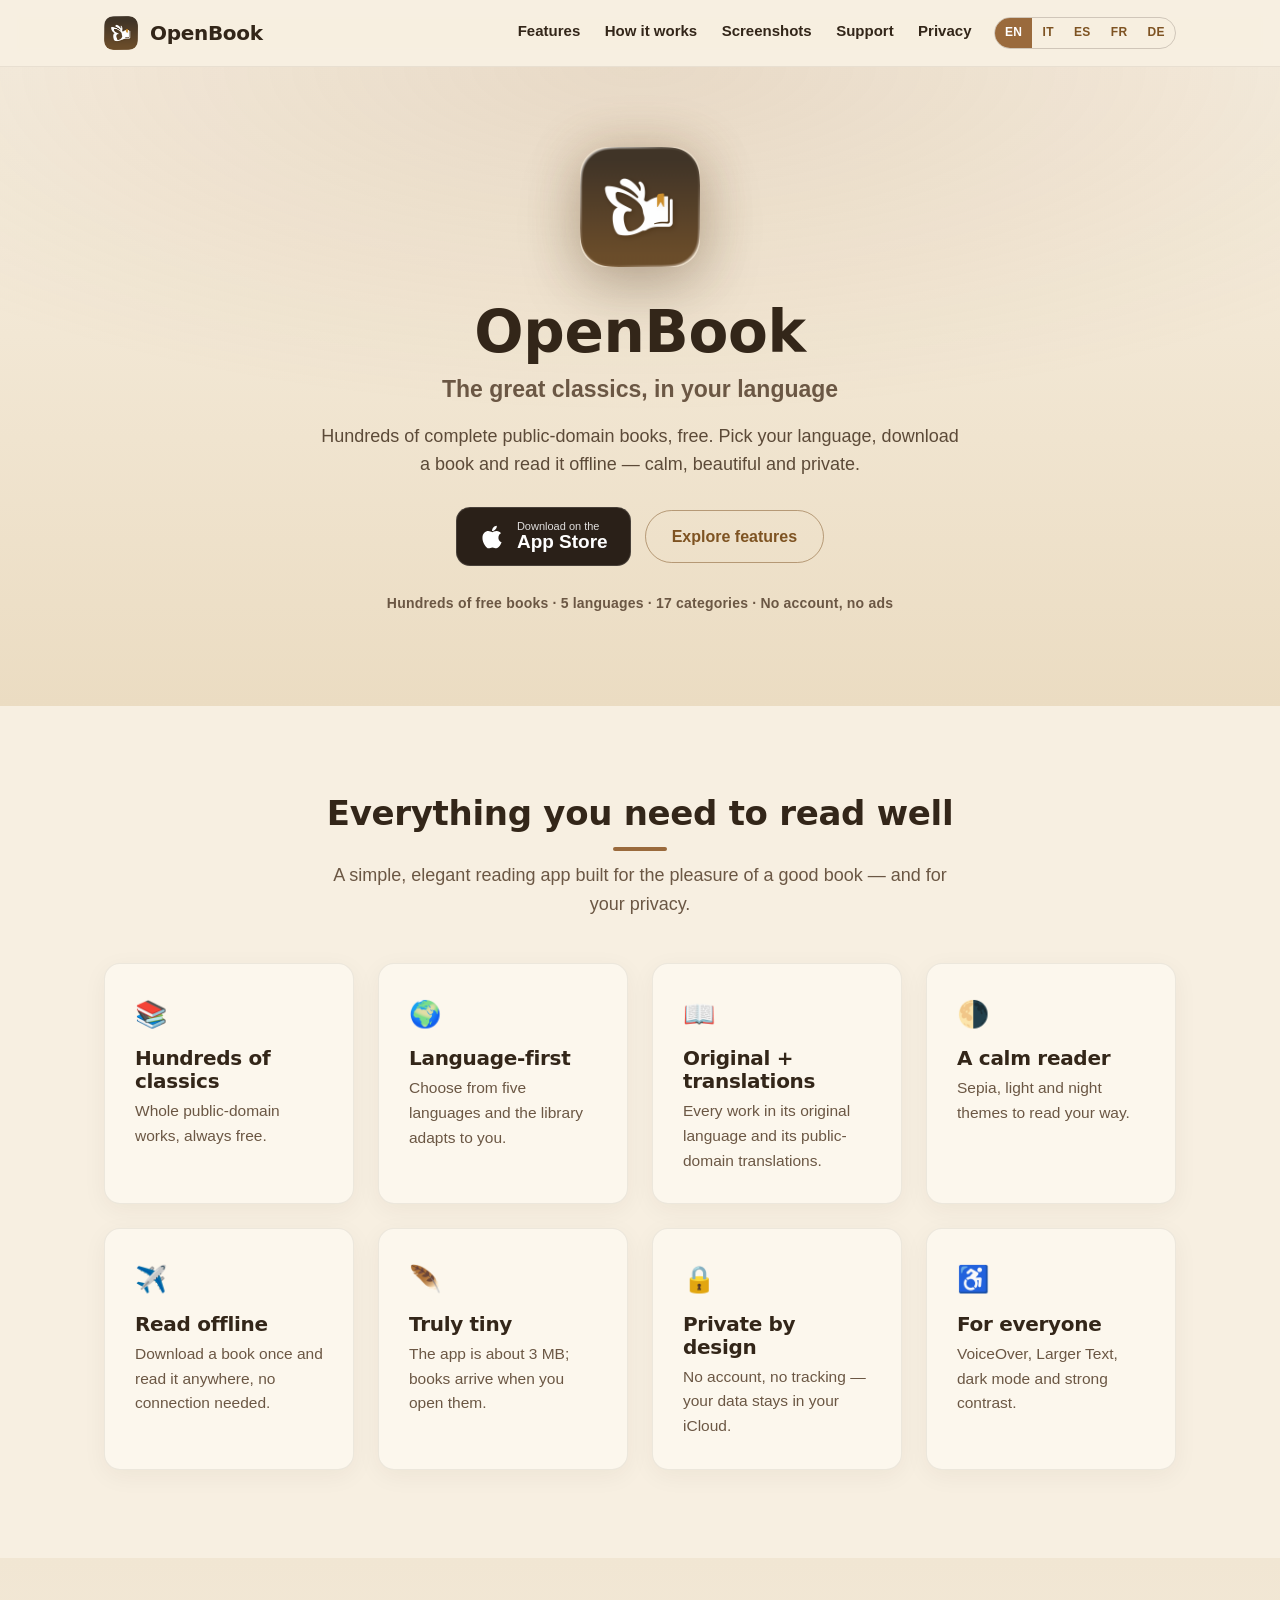
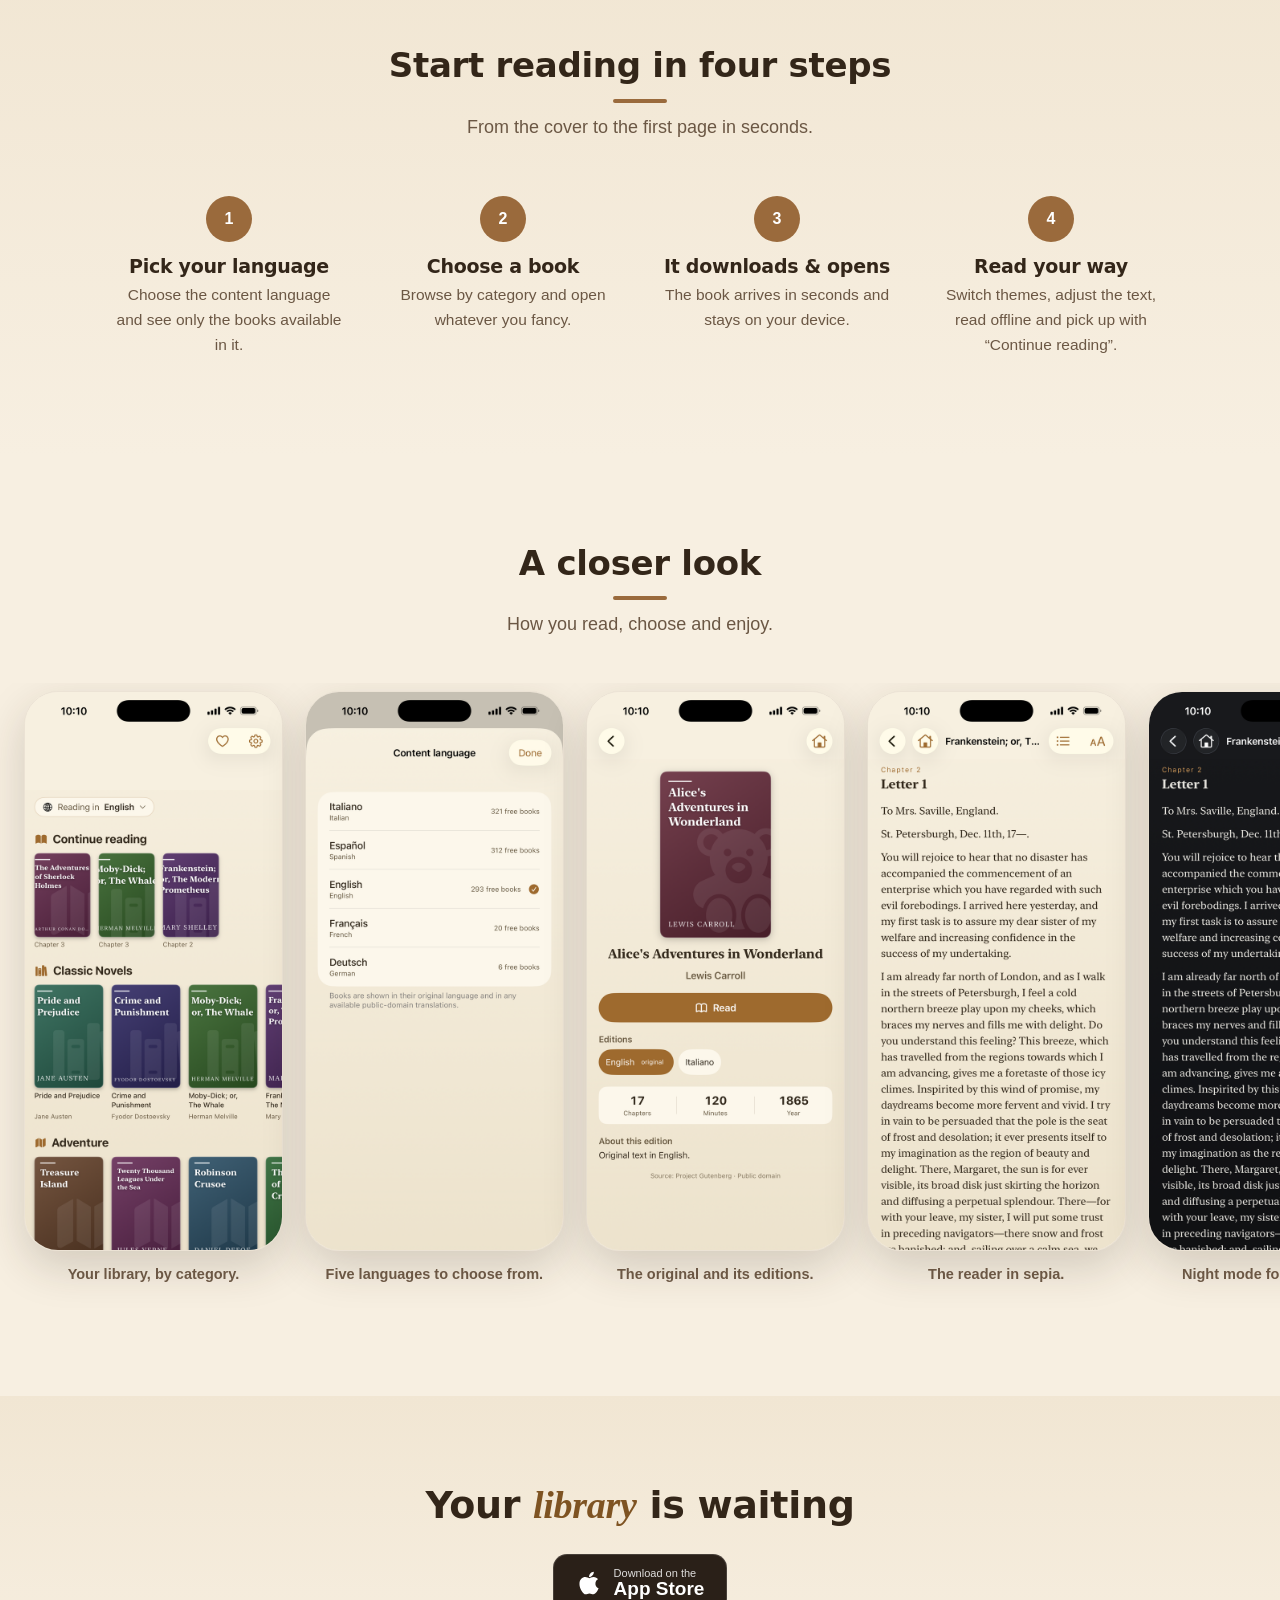
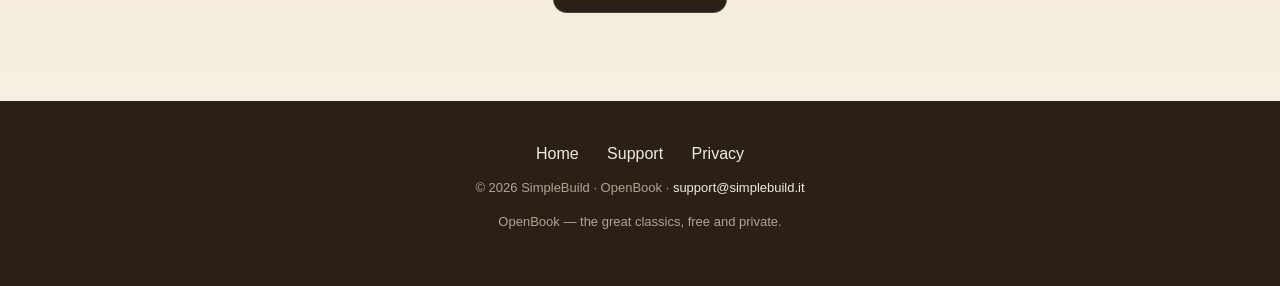
<file: index.html>
<!DOCTYPE html>
<html>
<head>
  <meta charset="UTF-8">
  <meta name="viewport" content="width=device-width, initial-scale=1.0">
  <script>
    (function () {
      var q = (location.search.match(/[?&]lang=(en|it|es|fr|de)/) || [])[1];
      var saved; try { saved = localStorage.getItem('openbook-lang'); } catch (e) {}
      var nav = (navigator.language || 'en').slice(0,2).toLowerCase();
      var supported = ['en', 'it', 'es', 'fr', 'de'];
      var lang = q || saved || (supported.indexOf(nav) >= 0 ? nav : 'en');
      document.documentElement.classList.add('lang-' + lang);
      document.documentElement.setAttribute('lang', lang);
    })();
  </script>
  <title>OpenBook — Read the world&#x27;s classics, free</title>
  <meta name="description" content="OpenBook is a free reading app for hundreds of public-domain classics in 5 languages. Language-first library, offline reading, no account, no tracking.">
  <link rel="stylesheet" href="style.css">
  <link rel="icon" href="images/icon.png">
</head>
<body>

  <header class="site-header">
    <div class="container">
      <a class="brand" href="index.html"><img src="images/icon.png" alt="OpenBook"> OpenBook</a>
      <nav class="nav">
        <a href="#features"><span data-lang="en">Features</span><span data-lang="it">Funzioni</span><span data-lang="es">Funciones</span><span data-lang="fr">Fonctionnalités</span><span data-lang="de">Funktionen</span></a>
        <a href="#how"><span data-lang="en">How it works</span><span data-lang="it">Come funziona</span><span data-lang="es">Cómo funciona</span><span data-lang="fr">Comment ça marche</span><span data-lang="de">So funktioniert&#x27;s</span></a>
        <a href="#screens"><span data-lang="en">Screenshots</span><span data-lang="it">Anteprime</span><span data-lang="es">Capturas</span><span data-lang="fr">Captures</span><span data-lang="de">Screenshots</span></a>
        <a href="support.html"><span data-lang="en">Support</span><span data-lang="it">Supporto</span><span data-lang="es">Soporte</span><span data-lang="fr">Support</span><span data-lang="de">Support</span></a>
        <a href="privacy.html">Privacy</a>
        <span class="lang-toggle"><button data-set="en">EN</button><button data-set="it">IT</button><button data-set="es">ES</button><button data-set="fr">FR</button><button data-set="de">DE</button></span>
      </nav>
    </div>
  </header>

  <div class="hero">
    <img class="appicon" src="images/icon.png" alt="OpenBook app icon">
    <h1>OpenBook</h1>
    <p class="subtitle"><span data-lang="en">The great classics, in your language</span><span data-lang="it">I grandi classici, nella tua lingua</span><span data-lang="es">Los grandes clásicos, en tu idioma</span><span data-lang="fr">Grands classiques, libres et hors ligne</span><span data-lang="de">Weltliteratur, frei und offline lesen</span></p>
    <p class="promo"><span data-lang="en">Hundreds of complete public-domain books, free. Pick your language, download a book and read it offline — calm, beautiful and private.</span><span data-lang="it">Centinaia di libri di pubblico dominio, gratis. Scegli la lingua, scarica un libro e leggilo offline — con calma, in privato.</span><span data-lang="es">Cientos de obras de dominio público, completas y gratis. Elige tu idioma, descarga un libro y léelo sin conexión, con calma y en privado.</span><span data-lang="fr">Des centaines de chefs-d&#x27;œuvre du domaine public, dans une application calme et élégante. Gratuite, hors ligne, sans compte ni traçage — juste vous et de grands livres.</span><span data-lang="de">Hunderte vollständige Klassiker aus dem gemeinfreien Erbe der Welt – gratis, ohne Konto und ohne Werbung. Lies im Original oder in Übersetzung, online wie offline.</span></p>
    <div class="badges">
      <a class="appstore-btn" href="#" aria-label="Download on the App Store">
        <svg viewBox="0 0 384 512" aria-hidden="true"><path d="M318.7 268.7c-.2-36.7 16.4-64.4 50-84.8-18.8-26.9-47.2-41.7-84.7-44.6-35.5-2.8-74.3 20.7-88.5 20.7-15 0-49.4-19.7-76.4-19.7C63.3 141.2 4 184.8 4 273.5q0 39.3 14.4 81.2c12.8 36.7 59 126.7 107.2 125.2 25.2-.6 43-17.9 75.8-17.9 31.8 0 48.3 17.9 76.4 17.9 48.6-.7 90.4-82.5 102.6-119.3-65.2-30.7-61.7-90-61.7-91.9zm-56.6-164.2c27.3-32.4 24.8-61.9 24-72.5-24.1 1.4-52 16.4-67.9 34.9-17.5 19.8-27.8 44.3-25.6 71.9 26.1 2 49.9-11.4 69.5-34.3z"/></svg>
        <span class="txt"><small><span data-lang="en">Download on the</span><span data-lang="it">Scarica su</span><span data-lang="es">Descárgalo en</span><span data-lang="fr">Télécharger sur</span><span data-lang="de">Laden im</span></small><strong>App Store</strong></span>
      </a>
      <a class="btn ghost" href="#features"><span data-lang="en">Explore features</span><span data-lang="it">Scopri le funzioni</span><span data-lang="es">Descubre las funciones</span><span data-lang="fr">Découvrir les fonctions</span><span data-lang="de">Funktionen entdecken</span></a>
    </div>
    <p class="trust"><span data-lang="en">Hundreds of free books · 5 languages · 17 categories · No account, no ads</span><span data-lang="it">Centinaia di libri gratis · 5 lingue · 17 categorie · Nessun account</span><span data-lang="es">Cientos de libros gratis · 5 idiomas · 17 categorías · Sin cuenta</span><span data-lang="fr">Des centaines de livres gratuits · 5 langues · 17 catégories · Sans compte</span><span data-lang="de">Hunderte kostenlose Bücher · 5 Sprachen · 17 Kategorien · Kein Konto</span></p>
  </div>

  <section id="features">
    <div class="container">
      <h2><span data-lang="en">Everything you need to read well</span><span data-lang="it">Tutto ciò che serve per leggere bene</span><span data-lang="es">Todo lo que necesitas para leer bien</span><span data-lang="fr">Tout ce qu&#x27;il faut pour bien lire</span><span data-lang="de">Warum OpenBook</span></h2>
      <p class="lead"><span data-lang="en">A simple, elegant reading app built for the pleasure of a good book — and for your privacy.</span><span data-lang="it">Un&#x27;app di lettura semplice ed elegante, pensata per il piacere di un buon libro e per la tua privacy.</span><span data-lang="es">Una app de lectura sencilla y elegante, pensada para el placer de un buen libro y el respeto por tu privacidad.</span><span data-lang="fr">Une petite bibliothèque personnelle, pensée dans le moindre détail pour le plaisir de lire.</span><span data-lang="de">Eine ruhige, elegante Lese-App für die großen Werke der Weltliteratur – kostenlos und respektvoll mit deinen Daten.</span></p>
      <div class="features">
        <div class="card"><div class="ico">📚</div>
          <h3><span data-lang="en">Hundreds of classics</span><span data-lang="it">Centinaia di classici</span><span data-lang="es">Cientos de clásicos</span><span data-lang="fr">Des centaines de classiques</span><span data-lang="de">Hunderte Klassiker</span></h3>
          <p><span data-lang="en">Whole public-domain works, always free.</span><span data-lang="it">Opere complete di pubblico dominio, sempre gratis.</span><span data-lang="es">Grandes obras completas de dominio público, siempre gratis.</span><span data-lang="fr">Des œuvres complètes du domaine public, en cinq langues, entièrement gratuites.</span><span data-lang="de">Hunderte vollständige Werke der Weltliteratur, verteilt auf fünf Sprachen – alle gemeinfrei und gratis.</span></p></div>
        <div class="card"><div class="ico">🌍</div>
          <h3><span data-lang="en">Language-first</span><span data-lang="it">La lingua prima di tutto</span><span data-lang="es">Primero, tu idioma</span><span data-lang="fr">La langue d&#x27;abord</span><span data-lang="de">Fünf Sprachen</span></h3>
          <p><span data-lang="en">Choose from five languages and the library adapts to you.</span><span data-lang="it">Scegli tra cinque lingue e la biblioteca si adatta a te.</span><span data-lang="es">Elige entre cinco idiomas y la biblioteca se adapta a ti.</span><span data-lang="fr">Choisissez la langue des contenus ; la bibliothèque n&#x27;affiche que les livres correspondants.</span><span data-lang="de">Wähle deine Inhaltssprache; die Bibliothek zeigt dir nur Bücher, die es darin auch wirklich gibt.</span></p></div>
        <div class="card"><div class="ico">📖</div>
          <h3><span data-lang="en">Original + translations</span><span data-lang="it">Originale + traduzioni</span><span data-lang="es">Original y traducciones</span><span data-lang="fr">Original + traductions</span><span data-lang="de">Original &amp; Übersetzung</span></h3>
          <p><span data-lang="en">Every work in its original language and its public-domain translations.</span><span data-lang="it">Ogni opera nella lingua originale e nelle traduzioni di pubblico dominio.</span><span data-lang="es">Cada obra en su lengua original y en sus traducciones de dominio público.</span><span data-lang="fr">Chaque livre en version d&#x27;origine et, si elles existent, en traductions du domaine public.</span><span data-lang="de">Jedes Werk in seiner Originalsprache und, wo vorhanden, in gemeinfreien Übersetzungen.</span></p></div>
        <div class="card"><div class="ico">🌗</div>
          <h3><span data-lang="en">A calm reader</span><span data-lang="it">Un lettore sereno</span><span data-lang="es">Un lector sereno</span><span data-lang="fr">Un lecteur qui apaise</span><span data-lang="de">Ruhiger Reader</span></h3>
          <p><span data-lang="en">Sepia, light and night themes to read your way.</span><span data-lang="it">Temi seppia, chiaro e notte per leggere a modo tuo.</span><span data-lang="es">Temas sepia, claro y noche para leer a tu manera.</span><span data-lang="fr">Trois thèmes papier — sépia, clair, nuit — et une taille de texte réglable.</span><span data-lang="de">Drei Papier-Themes, verstellbare Schrift, Kapitelnavigation und markierbarer Text.</span></p></div>
        <div class="card"><div class="ico">✈️</div>
          <h3><span data-lang="en">Read offline</span><span data-lang="it">Leggi offline</span><span data-lang="es">Sin conexión</span><span data-lang="fr">Hors ligne, partout</span><span data-lang="de">Offline lesen</span></h3>
          <p><span data-lang="en">Download a book once and read it anywhere, no connection needed.</span><span data-lang="it">Scarica un libro una volta e leggilo ovunque, senza connessione.</span><span data-lang="es">Descarga un libro una vez y léelo donde quieras, sin internet.</span><span data-lang="fr">Les livres se téléchargent une fois, puis restent sur votre appareil pour toujours.</span><span data-lang="de">Beim ersten Öffnen lädt das Buch – danach bleibt es auf dem Gerät, auch ohne Netz.</span></p></div>
        <div class="card"><div class="ico">🪶</div>
          <h3><span data-lang="en">Truly tiny</span><span data-lang="it">Davvero leggera</span><span data-lang="es">Ligera de verdad</span><span data-lang="fr">Une appli minuscule</span><span data-lang="de">Winziger Download</span></h3>
          <p><span data-lang="en">The app is about 3 MB; books arrive when you open them.</span><span data-lang="it">L&#x27;app pesa circa 3 MB; i libri arrivano quando li apri.</span><span data-lang="es">La app pesa apenas unos 3 MB; los libros llegan al abrirlos.</span><span data-lang="fr">Environ 3 Mo à installer : elle ne prend presque pas de place.</span><span data-lang="de">Die App selbst ist nur rund 3 MB groß; Bücher kommen erst bei Bedarf dazu.</span></p></div>
        <div class="card"><div class="ico">🔒</div>
          <h3><span data-lang="en">Private by design</span><span data-lang="it">Privata per design</span><span data-lang="es">Privada por diseño</span><span data-lang="fr">Privé par principe</span><span data-lang="de">Privat by Design</span></h3>
          <p><span data-lang="en">No account, no tracking — your data stays in your iCloud.</span><span data-lang="it">Nessun account, nessun tracciamento — i dati restano nel tuo iCloud.</span><span data-lang="es">Sin cuenta ni seguimiento: tus datos se quedan en tu iCloud.</span><span data-lang="fr">Aucun compte. Vos favoris et votre progression restent dans votre iCloud, à vous seul.</span><span data-lang="de">Favoriten und Fortschritt bleiben in deiner iCloud. Kein Konto, kein Tracking, keine Werbung.</span></p></div>
        <div class="card"><div class="ico">♿</div>
          <h3><span data-lang="en">For everyone</span><span data-lang="it">Per tutti</span><span data-lang="es">Para todos</span><span data-lang="fr">Accessible à tous</span><span data-lang="de">Für alle zugänglich</span></h3>
          <p><span data-lang="en">VoiceOver, Larger Text, dark mode and strong contrast.</span><span data-lang="it">VoiceOver, testo più grande, modalità scura e contrasto elevato.</span><span data-lang="es">VoiceOver, texto más grande, modo oscuro y buen contraste.</span><span data-lang="fr">VoiceOver, texte plus grand, mode sombre, contraste et animations réduites.</span><span data-lang="de">VoiceOver, Dynamic Type, Dunkelmodus, Kontrast und reduzierte Bewegung inklusive.</span></p></div>
      </div>
    </div>
  </section>

  <section id="how" class="alt">
    <div class="container">
      <h2><span data-lang="en">Start reading in four steps</span><span data-lang="it">Inizia a leggere in quattro passi</span><span data-lang="es">Empezar es así de fácil</span><span data-lang="fr">Commencer à lire en quatre pas</span><span data-lang="de">So einfach geht&#x27;s</span></h2>
      <p class="lead"><span data-lang="en">From the cover to the first page in seconds.</span><span data-lang="it">Dalla copertina alla prima pagina in pochi secondi.</span><span data-lang="es">De la portada a la primera página en cuatro pasos.</span><span data-lang="fr">De l&#x27;ouverture de l&#x27;appli à votre première page, tout est simple et rapide.</span><span data-lang="de">In vier Schritten von der Sprache zum Lesevergnügen.</span></p>
      <div class="steps">
        <div class="step"><div class="num">1</div>
          <h3><span data-lang="en">Pick your language</span><span data-lang="it">Scegli la lingua</span><span data-lang="es">Elige tu idioma</span><span data-lang="fr">Choisissez votre langue</span><span data-lang="de">Sprache wählen</span></h3>
          <p><span data-lang="en">Choose the content language and see only the books available in it.</span><span data-lang="it">Seleziona la lingua dei contenuti e vedi solo i libri disponibili.</span><span data-lang="es">Selecciona el idioma de los contenidos y verás solo los libros disponibles en él.</span><span data-lang="fr">Sélectionnez la langue des contenus qui vous intéresse.</span><span data-lang="de">Entscheide, in welcher Sprache du lesen möchtest.</span></p></div>
        <div class="step"><div class="num">2</div>
          <h3><span data-lang="en">Choose a book</span><span data-lang="it">Scegli un libro</span><span data-lang="es">Escoge un libro</span><span data-lang="fr">Choisissez un livre</span><span data-lang="de">Buch aussuchen</span></h3>
          <p><span data-lang="en">Browse by category and open whatever you fancy.</span><span data-lang="it">Sfoglia per categoria e apri quello che vuoi.</span><span data-lang="es">Explora por categorías y abre la obra que te apetezca.</span><span data-lang="fr">Parcourez les catégories et ouvrez l&#x27;œuvre qui vous appelle.</span><span data-lang="de">Stöbere nach Kategorie und öffne, was dich reizt.</span></p></div>
        <div class="step"><div class="num">3</div>
          <h3><span data-lang="en">It downloads &amp; opens</span><span data-lang="it">Si scarica e si apre</span><span data-lang="es">Se descarga y se abre</span><span data-lang="fr">Il se télécharge, il s&#x27;ouvre</span><span data-lang="de">Laden &amp; öffnen</span></h3>
          <p><span data-lang="en">The book arrives in seconds and stays on your device.</span><span data-lang="it">Il libro arriva in pochi secondi e resta sul dispositivo.</span><span data-lang="es">El libro llega en segundos y se guarda en tu dispositivo.</span><span data-lang="fr">Le texte arrive à la première ouverture, puis reste hors ligne.</span><span data-lang="de">Das Buch lädt einmalig herunter und öffnet sich sofort.</span></p></div>
        <div class="step"><div class="num">4</div>
          <h3><span data-lang="en">Read your way</span><span data-lang="it">Leggi a modo tuo</span><span data-lang="es">Lee a tu manera</span><span data-lang="fr">Lisez à votre façon</span><span data-lang="de">Nach deiner Art lesen</span></h3>
          <p><span data-lang="en">Switch themes, adjust the text, read offline and pick up with “Continue reading”.</span><span data-lang="it">Cambia tema, regola il testo, leggi offline e riprendi con “Continua a leggere”.</span><span data-lang="es">Cambia el tema, ajusta el texto, lee sin conexión y retoma con “Seguir leyendo”.</span><span data-lang="fr">Thèmes, taille du texte, hors ligne et reprise de lecture quand vous voulez.</span><span data-lang="de">Theme wählen, offline schmökern, jederzeit weiterlesen.</span></p></div>
      </div>
    </div>
  </section>

  <section id="screens">
    <div class="container">
      <h2><span data-lang="en">A closer look</span><span data-lang="it">Uno sguardo da vicino</span><span data-lang="es">Un vistazo a OpenBook</span><span data-lang="fr">Un aperçu d&#x27;OpenBook</span><span data-lang="de">Ein Blick in die App</span></h2>
      <p class="lead"><span data-lang="en">How you read, choose and enjoy.</span><span data-lang="it">Come si legge, si sceglie e ci si gode un libro.</span><span data-lang="es">Así se lee, se elige y se disfruta.</span><span data-lang="fr">Une expérience de lecture nette et sereine, du choix du livre à la dernière page.</span><span data-lang="de">Von der Bibliothek bis zum Nachtmodus – so liest sich OpenBook.</span></p>
    </div>
    <div class="shots">
      <figure><img src="images/screen-library.png" alt="OpenBook" loading="lazy">
        <figcaption><span data-lang="en">Your library, by category.</span><span data-lang="it">La tua biblioteca, per categoria.</span><span data-lang="es">Tu biblioteca, ordenada por categorías.</span><span data-lang="fr">Votre bibliothèque, rangée par catégorie.</span><span data-lang="de">Deine Bibliothek, nach Kategorien geordnet.</span></figcaption></figure>
      <figure><img src="images/screen-languages.png" alt="OpenBook" loading="lazy">
        <figcaption><span data-lang="en">Five languages to choose from.</span><span data-lang="it">Cinque lingue tra cui scegliere.</span><span data-lang="es">Cinco idiomas para elegir tus lecturas.</span><span data-lang="fr">Cinq langues : originaux et traductions.</span><span data-lang="de">Fünf Inhaltssprachen zur Auswahl.</span></figcaption></figure>
      <figure><img src="images/screen-detail.png" alt="OpenBook" loading="lazy">
        <figcaption><span data-lang="en">The original and its editions.</span><span data-lang="it">L&#x27;originale e le sue edizioni.</span><span data-lang="es">El original y sus ediciones.</span><span data-lang="fr">La fiche du livre et ses éditions.</span><span data-lang="de">Original und Übersetzungen jedes Buchs.</span></figcaption></figure>
      <figure><img src="images/screen-reader.png" alt="OpenBook" loading="lazy">
        <figcaption><span data-lang="en">The reader in sepia.</span><span data-lang="it">Il lettore in seppia.</span><span data-lang="es">El lector en tema sepia.</span><span data-lang="fr">Le lecteur en sépia, doux et reposant.</span><span data-lang="de">Der Reader im warmen Sepia-Ton.</span></figcaption></figure>
      <figure><img src="images/screen-night.png" alt="OpenBook" loading="lazy">
        <figcaption><span data-lang="en">Night mode for quiet hours.</span><span data-lang="it">Modalità notte per le ore tranquille.</span><span data-lang="es">Modo noche para tus horas más tranquilas.</span><span data-lang="fr">Le lecteur de nuit, en vrai mode sombre.</span><span data-lang="de">Echter Dunkelmodus für die Nacht.</span></figcaption></figure>
      <figure><img src="images/screen-settings.png" alt="OpenBook" loading="lazy">
        <figcaption><span data-lang="en">Themes, text size and accessibility.</span><span data-lang="it">Temi, dimensione del testo e accessibilità.</span><span data-lang="es">Temas, tamaño de texto y accesibilidad.</span><span data-lang="fr">Thèmes, taille du texte et accessibilité.</span><span data-lang="de">Themes, Textgröße und Barrierefreiheit.</span></figcaption></figure>
    </div>
  </section>

  <section class="closing alt">
    <div class="container">
      <h2 class="close-h"><span data-lang="en">Your <em>library</em> is waiting</span><span data-lang="it">La tua <em>biblioteca</em> ti aspetta</span><span data-lang="es">Tu <em>biblioteca</em> te espera</span><span data-lang="fr">Votre <em>bibliothèque</em> vous attend</span><span data-lang="de">Deine <em>Bibliothek</em> wartet</span></h2>
      <div class="badges">
        <a class="appstore-btn" href="#" aria-label="Download on the App Store">
          <svg viewBox="0 0 384 512" aria-hidden="true"><path d="M318.7 268.7c-.2-36.7 16.4-64.4 50-84.8-18.8-26.9-47.2-41.7-84.7-44.6-35.5-2.8-74.3 20.7-88.5 20.7-15 0-49.4-19.7-76.4-19.7C63.3 141.2 4 184.8 4 273.5q0 39.3 14.4 81.2c12.8 36.7 59 126.7 107.2 125.2 25.2-.6 43-17.9 75.8-17.9 31.8 0 48.3 17.9 76.4 17.9 48.6-.7 90.4-82.5 102.6-119.3-65.2-30.7-61.7-90-61.7-91.9zm-56.6-164.2c27.3-32.4 24.8-61.9 24-72.5-24.1 1.4-52 16.4-67.9 34.9-17.5 19.8-27.8 44.3-25.6 71.9 26.1 2 49.9-11.4 69.5-34.3z"/></svg>
          <span class="txt"><small><span data-lang="en">Download on the</span><span data-lang="it">Scarica su</span><span data-lang="es">Descárgalo en</span><span data-lang="fr">Télécharger sur</span><span data-lang="de">Laden im</span></small><strong>App Store</strong></span>
        </a>
      </div>
    </div>
  </section>

  <footer class="site-footer">
    <div class="container">
      <div>
        <a href="index.html"><span data-lang="en">Home</span><span data-lang="it">Home</span><span data-lang="es">Inicio</span><span data-lang="fr">Accueil</span><span data-lang="de">Start</span></a>
        <a href="support.html"><span data-lang="en">Support</span><span data-lang="it">Supporto</span><span data-lang="es">Soporte</span><span data-lang="fr">Support</span><span data-lang="de">Support</span></a>
        <a href="privacy.html">Privacy</a>
      </div>
      <p class="small">© 2026 SimpleBuild · OpenBook · <a href="mailto:support@simplebuild.it">support@simplebuild.it</a></p>
      <p class="small"><span data-lang="en">OpenBook — the great classics, free and private.</span><span data-lang="it">OpenBook — i grandi classici, gratis e in privato.</span><span data-lang="es">OpenBook — los grandes clásicos, gratis y en privado.</span><span data-lang="fr">OpenBook — les grands livres, libres et à vous.</span><span data-lang="de">OpenBook – die Klassiker der Welt, frei und offline.</span></p>
    </div>
  </footer>

  <script src="lang.js"></script>
</body>
</html>
</file>
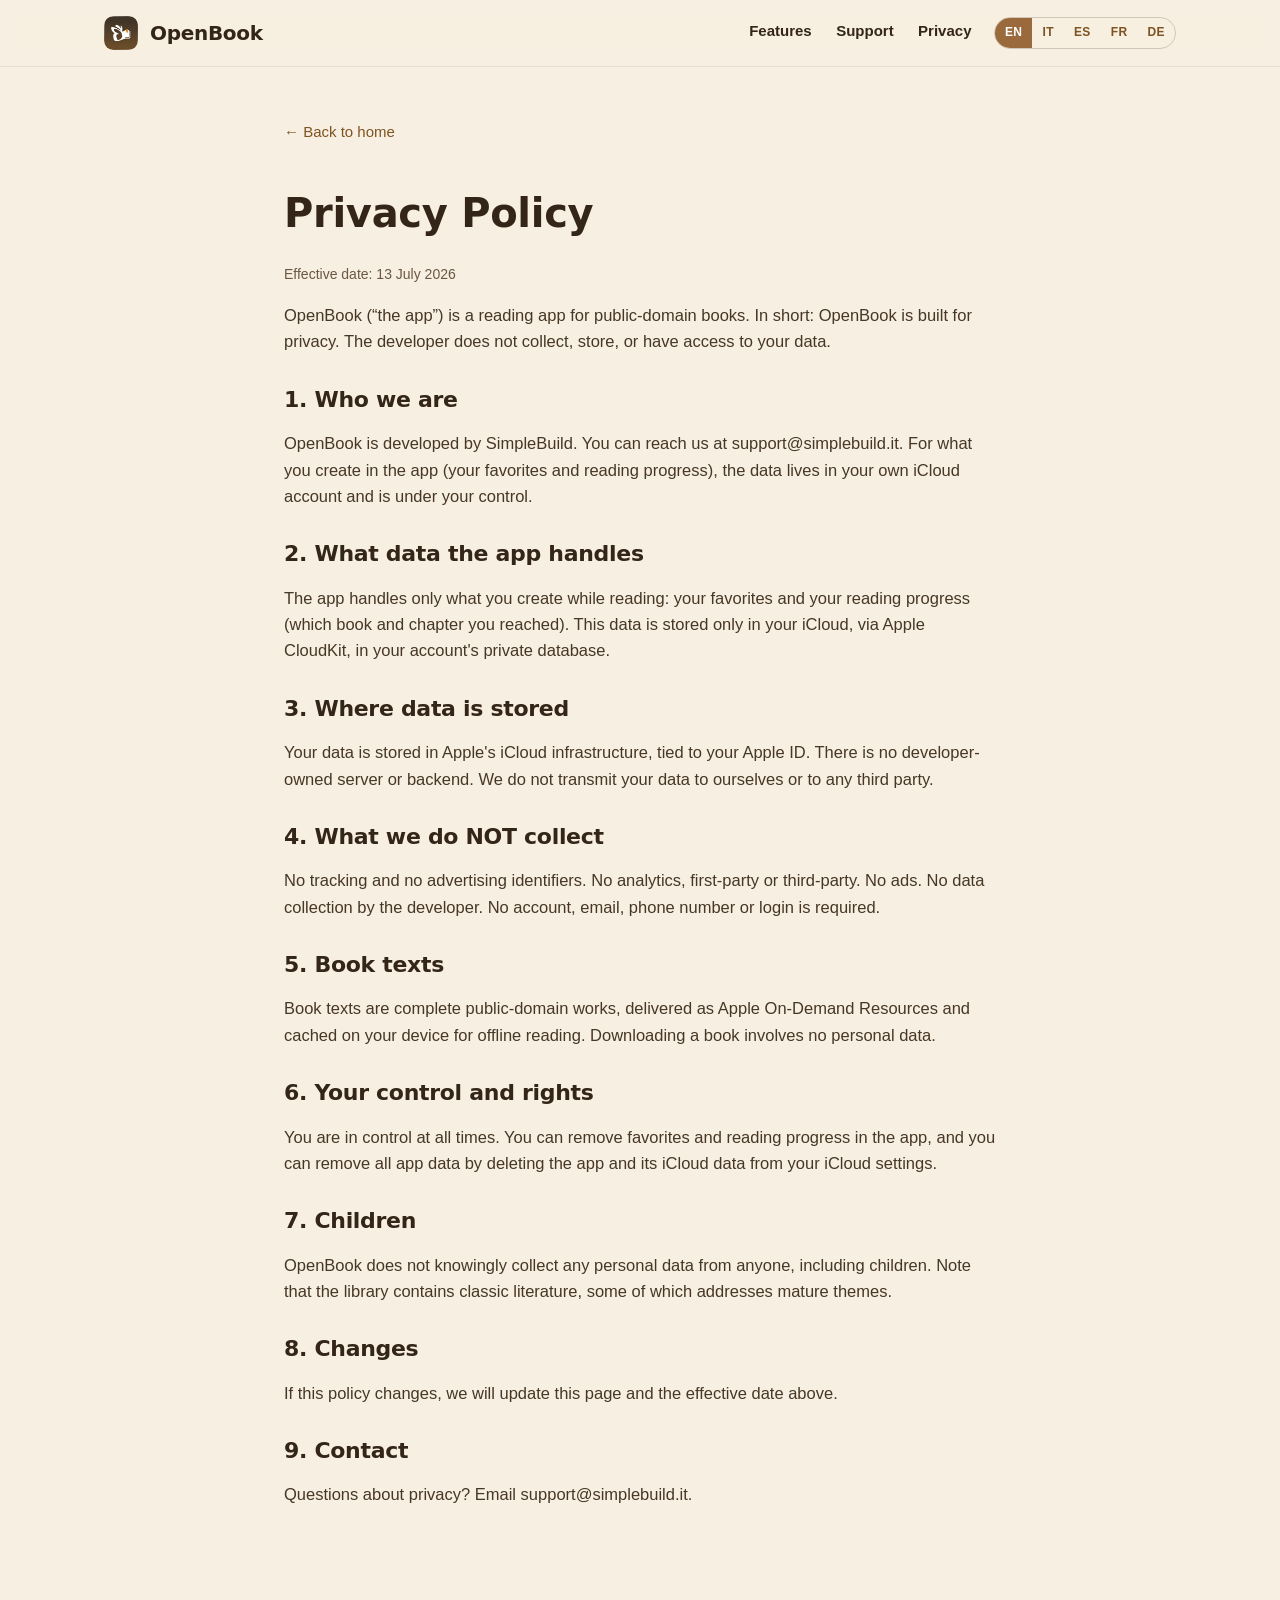
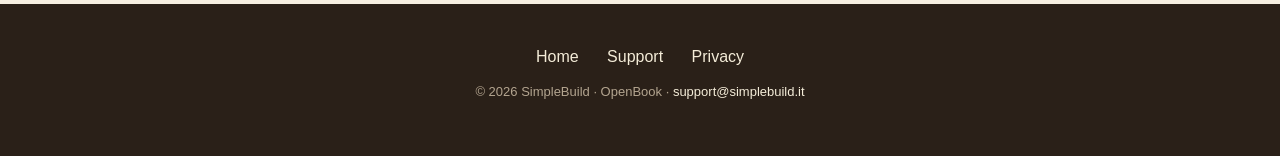
<file: privacy.html>
<!DOCTYPE html>
<html>
<head>
  <meta charset="UTF-8">
  <meta name="viewport" content="width=device-width, initial-scale=1.0">
  <script>
    (function () {
      var q = (location.search.match(/[?&]lang=(en|it|es|fr|de)/) || [])[1];
      var saved; try { saved = localStorage.getItem('openbook-lang'); } catch (e) {}
      var nav = (navigator.language || 'en').slice(0,2).toLowerCase();
      var supported = ['en', 'it', 'es', 'fr', 'de'];
      var lang = q || saved || (supported.indexOf(nav) >= 0 ? nav : 'en');
      document.documentElement.classList.add('lang-' + lang);
      document.documentElement.setAttribute('lang', lang);
    })();
  </script>
  <title>OpenBook — Privacy Policy</title>
  <meta name="description" content="OpenBook privacy policy: your data stays in your iCloud. No tracking, no ads, no data collection.">
  <link rel="stylesheet" href="style.css">
  <link rel="icon" href="images/icon.png">
</head>
<body>
  <header class="site-header">
    <div class="container">
      <a class="brand" href="index.html"><img src="images/icon.png" alt="OpenBook"> OpenBook</a>
      <nav class="nav">
        <a href="index.html#features"><span data-lang="en">Features</span><span data-lang="it">Funzioni</span><span data-lang="es">Funciones</span><span data-lang="fr">Fonctionnalités</span><span data-lang="de">Funktionen</span></a>
        <a href="support.html"><span data-lang="en">Support</span><span data-lang="it">Supporto</span><span data-lang="es">Soporte</span><span data-lang="fr">Support</span><span data-lang="de">Support</span></a>
        <a href="privacy.html">Privacy</a>
        <span class="lang-toggle"><button data-set="en">EN</button><button data-set="it">IT</button><button data-set="es">ES</button><button data-set="fr">FR</button><button data-set="de">DE</button></span>
      </nav>
    </div>
  </header>

  <div class="doc">
    <a class="back" href="index.html">← <span data-lang="en">Back to home</span><span data-lang="it">Torna alla home</span><span data-lang="es">Volver al inicio</span><span data-lang="fr">Retour à l&#x27;accueil</span><span data-lang="de">Zurück zur Startseite</span></a>

    <div data-lang="en">
      <h1>Privacy Policy</h1>
      <p class="updated">Effective date: 13 July 2026</p>
      <p>OpenBook (“the app”) is a reading app for public-domain books. In short: OpenBook is built for privacy. The developer does not collect, store, or have access to your data.</p>
      <h2>1. Who we are</h2>
      <p>OpenBook is developed by SimpleBuild. You can reach us at support@simplebuild.it. For what you create in the app (your favorites and reading progress), the data lives in your own iCloud account and is under your control.</p>
      <h2>2. What data the app handles</h2>
      <p>The app handles only what you create while reading: your favorites and your reading progress (which book and chapter you reached). This data is stored only in your iCloud, via Apple CloudKit, in your account&#x27;s private database.</p>
      <h2>3. Where data is stored</h2>
      <p>Your data is stored in Apple&#x27;s iCloud infrastructure, tied to your Apple ID. There is no developer-owned server or backend. We do not transmit your data to ourselves or to any third party.</p>
      <h2>4. What we do NOT collect</h2>
      <p>No tracking and no advertising identifiers. No analytics, first-party or third-party. No ads. No data collection by the developer. No account, email, phone number or login is required.</p>
      <h2>5. Book texts</h2>
      <p>Book texts are complete public-domain works, delivered as Apple On-Demand Resources and cached on your device for offline reading. Downloading a book involves no personal data.</p>
      <h2>6. Your control and rights</h2>
      <p>You are in control at all times. You can remove favorites and reading progress in the app, and you can remove all app data by deleting the app and its iCloud data from your iCloud settings.</p>
      <h2>7. Children</h2>
      <p>OpenBook does not knowingly collect any personal data from anyone, including children. Note that the library contains classic literature, some of which addresses mature themes.</p>
      <h2>8. Changes</h2>
      <p>If this policy changes, we will update this page and the effective date above.</p>
      <h2>9. Contact</h2>
      <p>Questions about privacy? Email support@simplebuild.it.</p>
    </div>
    <div data-lang="it">
      <h1>Informativa sulla Privacy</h1>
      <p class="updated">Data di efficacia: 13 luglio 2026</p>
      <p>OpenBook (“l&#x27;app”) è un&#x27;app di lettura di libri di pubblico dominio. In breve: OpenBook è progettata per la privacy. Lo sviluppatore non raccoglie, non conserva e non può accedere ai tuoi dati.</p>
      <h2>1. Chi siamo</h2>
      <p>OpenBook è sviluppata da SimpleBuild. Puoi contattarci a support@simplebuild.it. Per ciò che crei nell&#x27;app (preferiti e progressi di lettura), i dati risiedono nel tuo account iCloud e sono sotto il tuo controllo.</p>
      <h2>2. Quali dati tratta l&#x27;app</h2>
      <p>L&#x27;app tratta solo ciò che crei leggendo: i tuoi preferiti e i tuoi progressi di lettura (quale libro e capitolo hai raggiunto). Questi dati sono salvati solo nel tuo iCloud, tramite Apple CloudKit, nel database privato del tuo account.</p>
      <h2>3. Dove sono conservati i dati</h2>
      <p>I dati sono conservati nell&#x27;infrastruttura iCloud di Apple, associata al tuo Apple ID. Non esiste alcun server o backend dello sviluppatore. Non trasmettiamo i tuoi dati a noi stessi né a terze parti.</p>
      <h2>4. Cosa NON raccogliamo</h2>
      <p>Nessun tracciamento e nessun identificatore pubblicitario. Nessuna analitica, propria o di terze parti. Nessuna pubblicità. Nessuna raccolta dati da parte dello sviluppatore. Non è richiesto alcun account, email, numero di telefono o login.</p>
      <h2>5. I testi dei libri</h2>
      <p>I testi sono opere complete di pubblico dominio, distribuite come Apple On-Demand Resources e memorizzate sul dispositivo per la lettura offline. Lo scaricamento di un libro non comporta alcun dato personale.</p>
      <h2>6. Il tuo controllo e i tuoi diritti</h2>
      <p>Hai sempre il controllo. Puoi rimuovere preferiti e progressi nell&#x27;app e puoi eliminare tutti i dati dell&#x27;app rimuovendo l&#x27;app e i suoi dati iCloud dalle impostazioni di iCloud.</p>
      <h2>7. Minori</h2>
      <p>OpenBook non raccoglie consapevolmente alcun dato personale da chiunque, minori inclusi. Nota che la biblioteca contiene letteratura classica, alcune opere della quale affrontano temi per adulti.</p>
      <h2>8. Modifiche</h2>
      <p>Se questa informativa cambia, aggiorneremo questa pagina e la data di efficacia qui sopra.</p>
      <h2>9. Contatti</h2>
      <p>Domande sulla privacy? Scrivi a support@simplebuild.it.</p>
    </div>
    <div data-lang="es">
      <h1>Política de Privacidad</h1>
      <p class="updated">Fecha de entrada en vigor: 13 de julio de 2026</p>
      <p>OpenBook (“la app”) es una app de lectura de libros de dominio público. En resumen: OpenBook está diseñada para la privacidad. El desarrollador no recopila, no almacena y no puede acceder a tus datos.</p>
      <h2>1. Quiénes somos</h2>
      <p>OpenBook está desarrollada por SimpleBuild. Puedes contactarnos en support@simplebuild.it. Para lo que creas en la app (tus favoritos y tu progreso de lectura), los datos residen en tu propia cuenta de iCloud y están bajo tu control.</p>
      <h2>2. Qué datos gestiona la app</h2>
      <p>La app gestiona solo lo que creas al leer: tus favoritos y tu progreso de lectura (qué libro y capítulo alcanzaste). Estos datos se guardan solo en tu iCloud, mediante Apple CloudKit, en la base de datos privada de tu cuenta.</p>
      <h2>3. Dónde se guardan los datos</h2>
      <p>Tus datos se guardan en la infraestructura de iCloud de Apple, vinculada a tu Apple ID. No existe ningún servidor ni backend del desarrollador. No transmitimos tus datos a nosotros ni a terceros.</p>
      <h2>4. Qué NO recopilamos</h2>
      <p>Sin seguimiento ni identificadores publicitarios. Sin analítica, propia o de terceros. Sin anuncios. Sin recopilación de datos por parte del desarrollador. No se requiere cuenta, correo, teléfono ni inicio de sesión.</p>
      <h2>5. Los textos de los libros</h2>
      <p>Los textos son obras completas de dominio público, entregadas como Apple On-Demand Resources y guardadas en tu dispositivo para leer sin conexión. Descargar un libro no implica ningún dato personal.</p>
      <h2>6. Tu control y tus derechos</h2>
      <p>Tú tienes el control en todo momento. Puedes eliminar favoritos y progreso en la app, y puedes eliminar todos los datos de la app borrando la app y sus datos de iCloud desde los ajustes de iCloud.</p>
      <h2>7. Menores</h2>
      <p>OpenBook no recopila conscientemente ningún dato personal de nadie, incluidos los menores. Ten en cuenta que la biblioteca contiene literatura clásica, parte de la cual aborda temas para adultos.</p>
      <h2>8. Cambios</h2>
      <p>Si esta política cambia, actualizaremos esta página y la fecha de entrada en vigor anterior.</p>
      <h2>9. Contacto</h2>
      <p>¿Dudas sobre privacidad? Escribe a support@simplebuild.it.</p>
    </div>
    <div data-lang="fr">
      <h1>Politique de confidentialité</h1>
      <p class="updated">Date d&#x27;entrée en vigueur : 13 juillet 2026</p>
      <p>OpenBook (“l&#x27;application”) est une application de lecture de livres du domaine public. En bref : OpenBook est conçue pour la confidentialité. Le développeur ne collecte pas, ne conserve pas et n&#x27;a pas accès à vos données.</p>
      <h2>1. Qui sommes-nous</h2>
      <p>OpenBook est développée par SimpleBuild. Vous pouvez nous joindre à support@simplebuild.it. Pour ce que vous créez dans l&#x27;application (vos favoris et votre progression de lecture), les données résident dans votre propre compte iCloud et sont sous votre contrôle.</p>
      <h2>2. Quelles données l&#x27;application traite-t-elle</h2>
      <p>L&#x27;application ne traite que ce que vous créez en lisant : vos favoris et votre progression de lecture (le livre et le chapitre atteints). Ces données sont stockées uniquement dans votre iCloud, via Apple CloudKit, dans la base de données privée de votre compte.</p>
      <h2>3. Où les données sont-elles stockées</h2>
      <p>Vos données sont stockées dans l&#x27;infrastructure iCloud d&#x27;Apple, liée à votre identifiant Apple. Il n&#x27;existe aucun serveur ni backend du développeur. Nous ne transmettons vos données ni à nous-mêmes ni à des tiers.</p>
      <h2>4. Ce que nous ne collectons PAS</h2>
      <p>Aucun traçage ni identifiant publicitaire. Aucune statistique, interne ou tierce. Aucune publicité. Aucune collecte de données par le développeur. Aucun compte, e-mail, téléphone ou connexion n&#x27;est requis.</p>
      <h2>5. Les textes des livres</h2>
      <p>Les textes sont des œuvres complètes du domaine public, livrées via Apple On-Demand Resources et conservées sur votre appareil pour la lecture hors ligne. Télécharger un livre n&#x27;implique aucune donnée personnelle.</p>
      <h2>6. Votre contrôle et vos droits</h2>
      <p>Vous gardez le contrôle à tout moment. Vous pouvez supprimer favoris et progression dans l&#x27;application, et supprimer toutes les données de l&#x27;application en supprimant l&#x27;appli et ses données iCloud depuis vos réglages iCloud.</p>
      <h2>7. Enfants</h2>
      <p>OpenBook ne collecte sciemment aucune donnée personnelle de qui que ce soit, y compris des enfants. Notez que la bibliothèque contient de la littérature classique, dont certaines œuvres abordent des thèmes pour adultes.</p>
      <h2>8. Modifications</h2>
      <p>Si cette politique change, nous mettrons à jour cette page et la date d&#x27;entrée en vigueur ci-dessus.</p>
      <h2>9. Contact</h2>
      <p>Des questions sur la confidentialité ? Écrivez à support@simplebuild.it.</p>
    </div>
    <div data-lang="de">
      <h1>Datenschutzerklärung</h1>
      <p class="updated">Gültig ab: 13. Juli 2026</p>
      <p>OpenBook („die App“) ist eine Lese-App für gemeinfreie Bücher. Kurz gesagt: OpenBook ist auf Datenschutz ausgelegt. Der Entwickler erfasst, speichert und sieht deine Daten nicht.</p>
      <h2>1. Wer wir sind</h2>
      <p>OpenBook wird von SimpleBuild entwickelt. Du erreichst uns unter support@simplebuild.it. Für das, was du in der App erstellst (Favoriten und Lesefortschritt), liegen die Daten in deinem eigenen iCloud-Konto und unter deiner Kontrolle.</p>
      <h2>2. Welche Daten die App verarbeitet</h2>
      <p>Die App verarbeitet nur, was du beim Lesen erstellst: deine Favoriten und deinen Lesefortschritt (welches Buch und Kapitel du erreicht hast). Diese Daten werden ausschließlich in deiner iCloud über Apple CloudKit in der privaten Datenbank deines Kontos gespeichert.</p>
      <h2>3. Wo die Daten gespeichert werden</h2>
      <p>Deine Daten liegen in Apples iCloud-Infrastruktur, verknüpft mit deiner Apple-ID. Es gibt keinen Server und kein Backend des Entwicklers. Wir übertragen deine Daten weder an uns noch an Dritte.</p>
      <h2>4. Was wir NICHT erfassen</h2>
      <p>Kein Tracking und keine Werbe-IDs. Keine Analyse, weder eigene noch von Dritten. Keine Werbung. Keine Datenerfassung durch den Entwickler. Kein Konto, keine E-Mail, keine Telefonnummer und kein Login erforderlich.</p>
      <h2>5. Die Buchtexte</h2>
      <p>Die Texte sind vollständige gemeinfreie Werke, ausgeliefert als Apple On-Demand Resources und für das Offline-Lesen auf deinem Gerät gespeichert. Das Laden eines Buchs umfasst keine personenbezogenen Daten.</p>
      <h2>6. Deine Kontrolle und Rechte</h2>
      <p>Du hast jederzeit die Kontrolle. Du kannst Favoriten und Fortschritt in der App entfernen und alle App-Daten löschen, indem du die App und ihre iCloud-Daten in den iCloud-Einstellungen entfernst.</p>
      <h2>7. Kinder</h2>
      <p>OpenBook erfasst wissentlich keine personenbezogenen Daten von irgendjemandem, auch nicht von Kindern. Beachte, dass die Bibliothek klassische Literatur enthält, von der einige Werke Themen für Erwachsene behandeln.</p>
      <h2>8. Änderungen</h2>
      <p>Sollte sich diese Erklärung ändern, aktualisieren wir diese Seite und das Datum oben.</p>
      <h2>9. Kontakt</h2>
      <p>Fragen zum Datenschutz? Schreib an support@simplebuild.it.</p>
    </div>
  </div>

  <footer class="site-footer">
    <div class="container">
      <div>
        <a href="index.html"><span data-lang="en">Home</span><span data-lang="it">Home</span><span data-lang="es">Inicio</span><span data-lang="fr">Accueil</span><span data-lang="de">Start</span></a>
        <a href="support.html"><span data-lang="en">Support</span><span data-lang="it">Supporto</span><span data-lang="es">Soporte</span><span data-lang="fr">Support</span><span data-lang="de">Support</span></a>
        <a href="privacy.html">Privacy</a>
      </div>
      <p class="small">© 2026 SimpleBuild · OpenBook · <a href="mailto:support@simplebuild.it">support@simplebuild.it</a></p>
    </div>
  </footer>

  <script src="lang.js"></script>
</body>
</html>
</file>
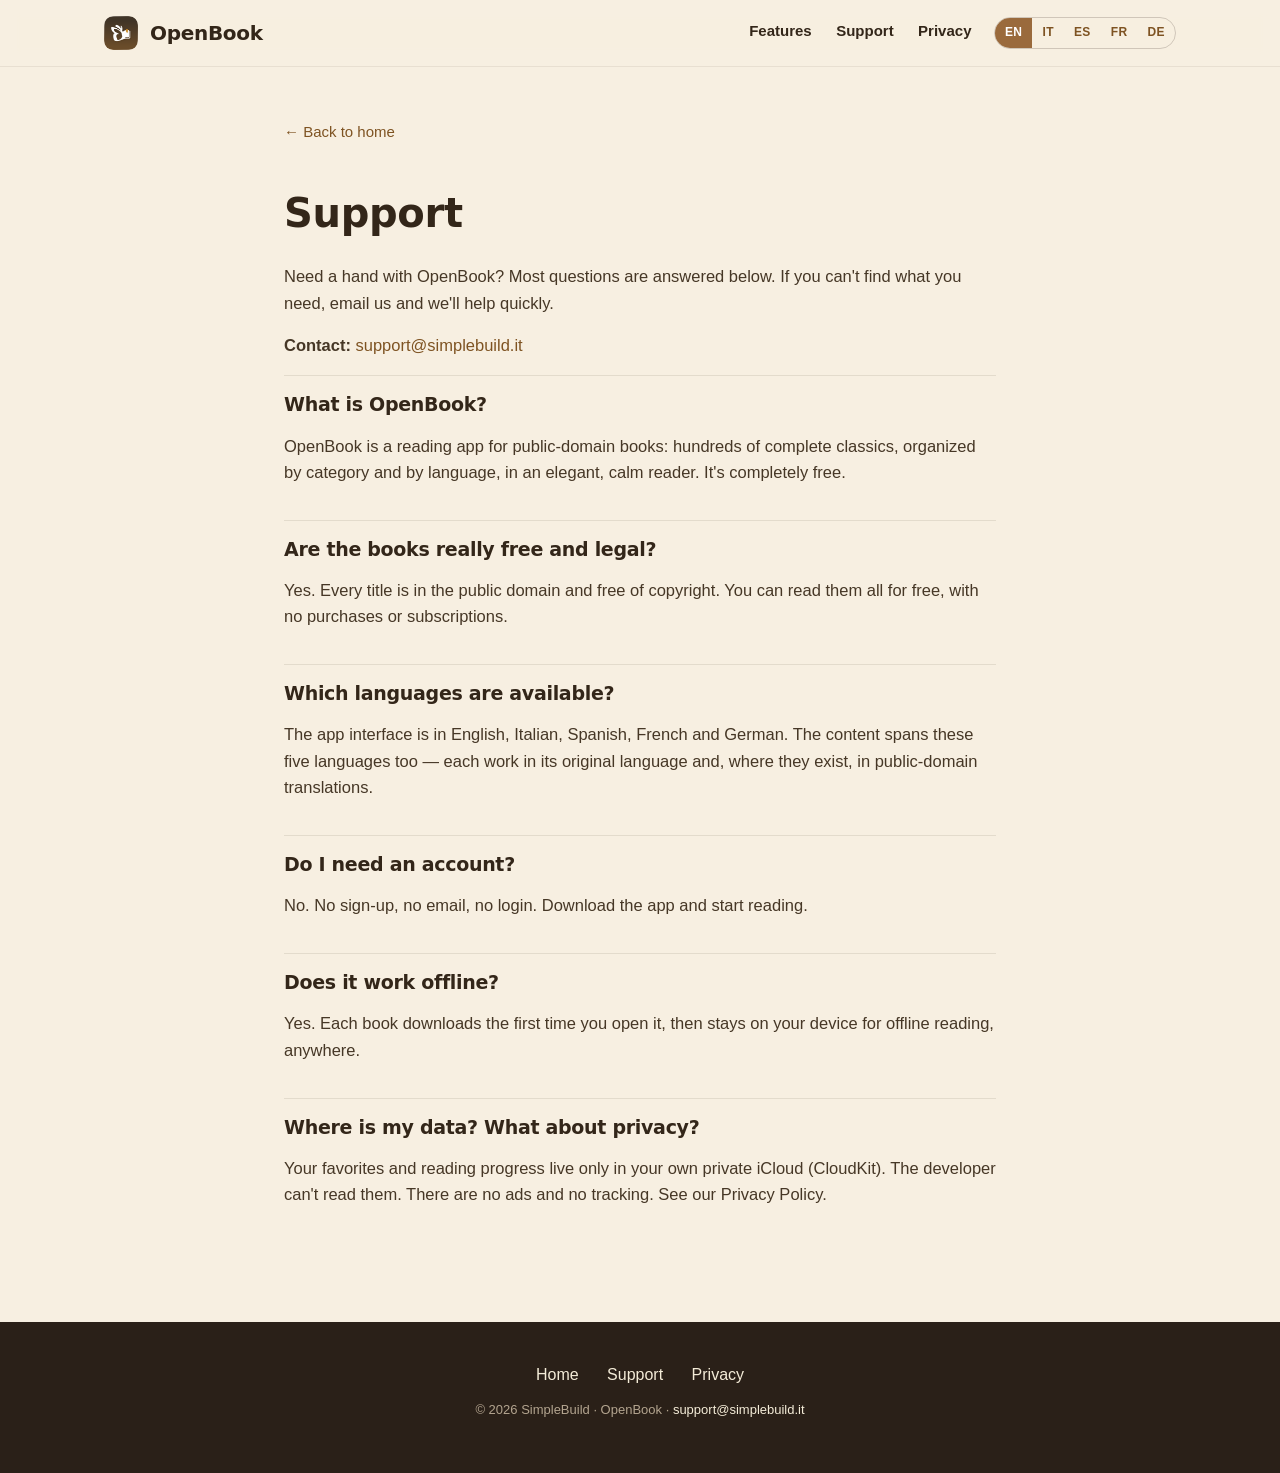
<file: support.html>
<!DOCTYPE html>
<html>
<head>
  <meta charset="UTF-8">
  <meta name="viewport" content="width=device-width, initial-scale=1.0">
  <script>
    (function () {
      var q = (location.search.match(/[?&]lang=(en|it|es|fr|de)/) || [])[1];
      var saved; try { saved = localStorage.getItem('openbook-lang'); } catch (e) {}
      var nav = (navigator.language || 'en').slice(0,2).toLowerCase();
      var supported = ['en', 'it', 'es', 'fr', 'de'];
      var lang = q || saved || (supported.indexOf(nav) >= 0 ? nav : 'en');
      document.documentElement.classList.add('lang-' + lang);
      document.documentElement.setAttribute('lang', lang);
    })();
  </script>
  <title>OpenBook — Support</title>
  <meta name="description" content="Support and FAQ for OpenBook, the free public-domain reading app.">
  <link rel="stylesheet" href="style.css">
  <link rel="icon" href="images/icon.png">
</head>
<body>
  <header class="site-header">
    <div class="container">
      <a class="brand" href="index.html"><img src="images/icon.png" alt="OpenBook"> OpenBook</a>
      <nav class="nav">
        <a href="index.html#features"><span data-lang="en">Features</span><span data-lang="it">Funzioni</span><span data-lang="es">Funciones</span><span data-lang="fr">Fonctionnalités</span><span data-lang="de">Funktionen</span></a>
        <a href="support.html"><span data-lang="en">Support</span><span data-lang="it">Supporto</span><span data-lang="es">Soporte</span><span data-lang="fr">Support</span><span data-lang="de">Support</span></a>
        <a href="privacy.html">Privacy</a>
        <span class="lang-toggle"><button data-set="en">EN</button><button data-set="it">IT</button><button data-set="es">ES</button><button data-set="fr">FR</button><button data-set="de">DE</button></span>
      </nav>
    </div>
  </header>

  <div class="doc">
    <a class="back" href="index.html">← <span data-lang="en">Back to home</span><span data-lang="it">Torna alla home</span><span data-lang="es">Volver al inicio</span><span data-lang="fr">Retour à l&#x27;accueil</span><span data-lang="de">Zurück zur Startseite</span></a>

    <div data-lang="en">
      <h1>Support</h1>
      <p>Need a hand with OpenBook? Most questions are answered below. If you can&#x27;t find what you need, email us and we&#x27;ll help quickly.</p>
      <p><strong>Contact:</strong> <a href="mailto:support@simplebuild.it">support@simplebuild.it</a></p>
      <div class="faq"><h3>What is OpenBook?</h3>
        <p>OpenBook is a reading app for public-domain books: hundreds of complete classics, organized by category and by language, in an elegant, calm reader. It&#x27;s completely free.</p></div>
      <div class="faq"><h3>Are the books really free and legal?</h3>
        <p>Yes. Every title is in the public domain and free of copyright. You can read them all for free, with no purchases or subscriptions.</p></div>
      <div class="faq"><h3>Which languages are available?</h3>
        <p>The app interface is in English, Italian, Spanish, French and German. The content spans these five languages too — each work in its original language and, where they exist, in public-domain translations.</p></div>
      <div class="faq"><h3>Do I need an account?</h3>
        <p>No. No sign-up, no email, no login. Download the app and start reading.</p></div>
      <div class="faq"><h3>Does it work offline?</h3>
        <p>Yes. Each book downloads the first time you open it, then stays on your device for offline reading, anywhere.</p></div>
      <div class="faq"><h3>Where is my data? What about privacy?</h3>
        <p>Your favorites and reading progress live only in your own private iCloud (CloudKit). The developer can&#x27;t read them. There are no ads and no tracking. See our Privacy Policy.</p></div>
    </div>
    <div data-lang="it">
      <h1>Supporto</h1>
      <p>Ti serve aiuto con OpenBook? Qui sotto trovi le risposte più comuni. Se non trovi ciò che cerchi, scrivici e ti aiutiamo subito.</p>
      <p><strong>Contatto:</strong> <a href="mailto:support@simplebuild.it">support@simplebuild.it</a></p>
      <div class="faq"><h3>Cos&#x27;è OpenBook?</h3>
        <p>OpenBook è un&#x27;app di lettura per libri di pubblico dominio: centinaia di classici completi, organizzati per categoria e per lingua, in un lettore elegante e sereno. È del tutto gratuita.</p></div>
      <div class="faq"><h3>I libri sono davvero gratis e legali?</h3>
        <p>Sì. Ogni titolo è di pubblico dominio, libero da diritti. Puoi leggerli tutti gratis, senza acquisti né abbonamenti.</p></div>
      <div class="faq"><h3>Quali lingue sono disponibili?</h3>
        <p>L&#x27;interfaccia è in inglese, italiano, spagnolo, francese e tedesco. Anche i contenuti coprono queste cinque lingue — ogni opera nella lingua originale e, quando esistono, nelle traduzioni di pubblico dominio.</p></div>
      <div class="faq"><h3>Serve un account?</h3>
        <p>No. Nessuna registrazione, nessuna email, nessun login. Scarica l&#x27;app e inizia a leggere.</p></div>
      <div class="faq"><h3>Funziona offline?</h3>
        <p>Sì. Ogni libro si scarica alla prima apertura, poi resta sul dispositivo per leggerlo offline, ovunque.</p></div>
      <div class="faq"><h3>Dove sono i miei dati? E la privacy?</h3>
        <p>I tuoi preferiti e i tuoi progressi restano solo nel tuo iCloud privato (CloudKit). Lo sviluppatore non può leggerli. Nessuna pubblicità e nessun tracciamento. Vedi l&#x27;Informativa sulla Privacy.</p></div>
    </div>
    <div data-lang="es">
      <h1>Soporte</h1>
      <p>¿Necesitas ayuda con OpenBook? Abajo encontrarás las preguntas más comunes. Si no encuentras lo que buscas, escríbenos y te ayudamos enseguida.</p>
      <p><strong>Contacto:</strong> <a href="mailto:support@simplebuild.it">support@simplebuild.it</a></p>
      <div class="faq"><h3>¿Qué es OpenBook?</h3>
        <p>OpenBook es una app de lectura para libros de dominio público: cientos de clásicos completos, organizados por categoría e idioma, en un lector elegante y sereno. Es totalmente gratis.</p></div>
      <div class="faq"><h3>¿Los libros son de verdad gratis y legales?</h3>
        <p>Sí. Cada obra es de dominio público, libre de derechos. Puedes leerlas gratis, sin compras ni suscripciones.</p></div>
      <div class="faq"><h3>¿Qué idiomas hay?</h3>
        <p>La interfaz está en inglés, italiano, español, francés y alemán. Los contenidos también abarcan estos cinco idiomas — cada obra en su lengua original y, cuando existen, en traducciones de dominio público.</p></div>
      <div class="faq"><h3>¿Necesito una cuenta?</h3>
        <p>No. Nada de registro, correo ni contraseñas. Descargas la app y empiezas a leer.</p></div>
      <div class="faq"><h3>¿Funciona sin conexión?</h3>
        <p>Sí. Cada libro se descarga al abrirlo por primera vez y se queda en tu dispositivo para leerlo sin conexión, donde quieras.</p></div>
      <div class="faq"><h3>¿Dónde están mis datos? ¿Y la privacidad?</h3>
        <p>Tus favoritos y tu progreso se guardan solo en tu iCloud privado (CloudKit). El desarrollador no puede leerlos. No hay anuncios ni seguimiento. Consulta nuestra Política de Privacidad.</p></div>
    </div>
    <div data-lang="fr">
      <h1>Support</h1>
      <p>Besoin d&#x27;aide avec OpenBook ? Vous trouverez ci-dessous les questions les plus fréquentes. Si vous ne trouvez pas votre réponse, écrivez-nous et nous vous aiderons rapidement.</p>
      <p><strong>Contact:</strong> <a href="mailto:support@simplebuild.it">support@simplebuild.it</a></p>
      <div class="faq"><h3>Qu&#x27;est-ce qu&#x27;OpenBook ?</h3>
        <p>OpenBook est une application de lecture pour les livres du domaine public : des centaines d&#x27;œuvres complètes, rangées par catégorie et par langue, dans un lecteur élégant et apaisant. C&#x27;est entièrement gratuit.</p></div>
      <div class="faq"><h3>Les livres sont-ils vraiment gratuits et légaux ?</h3>
        <p>Oui. Chaque œuvre est dans le domaine public, libre de droits. Tout est gratuit, sans achat ni abonnement.</p></div>
      <div class="faq"><h3>Quelles langues sont proposées ?</h3>
        <p>L&#x27;interface est en anglais, français, espagnol, italien et allemand. Les contenus couvrent aussi ces cinq langues — chaque livre dans sa langue d&#x27;origine et, si elles existent, en traductions du domaine public.</p></div>
      <div class="faq"><h3>Faut-il créer un compte ?</h3>
        <p>Non. Aucun compte, aucune connexion, aucune adresse e-mail : vous ouvrez l&#x27;appli et vous lisez.</p></div>
      <div class="faq"><h3>Est-ce que ça marche hors ligne ?</h3>
        <p>Oui. Chaque livre se télécharge à la première ouverture, puis reste sur votre appareil pour une lecture 100 % hors ligne.</p></div>
      <div class="faq"><h3>Où sont mes données ? Et ma vie privée ?</h3>
        <p>Vos favoris et votre progression restent uniquement dans votre iCloud privé (CloudKit) : le développeur n&#x27;y a pas accès. Pas de publicité, pas de traçage. Voir notre politique de confidentialité.</p></div>
    </div>
    <div data-lang="de">
      <h1>Support</h1>
      <p>Brauchst du Hilfe bei OpenBook? Unten findest du die häufigsten Fragen. Falls du nicht fündig wirst, schreib uns einfach – wir helfen schnell.</p>
      <p><strong>Kontakt:</strong> <a href="mailto:support@simplebuild.it">support@simplebuild.it</a></p>
      <div class="faq"><h3>Was ist OpenBook?</h3>
        <p>OpenBook ist eine Lese-App für gemeinfreie Bücher: hunderte vollständige Klassiker, nach Kategorie und Sprache geordnet, in einem eleganten, ruhigen Reader. Komplett kostenlos.</p></div>
      <div class="faq"><h3>Sind die Bücher wirklich gratis und legal?</h3>
        <p>Ja. Jedes Werk ist gemeinfrei und frei von Urheberrechten. Alles ist gratis – ohne Käufe, ohne Abo.</p></div>
      <div class="faq"><h3>Welche Sprachen gibt es?</h3>
        <p>Die Oberfläche gibt es auf Deutsch, Englisch, Italienisch, Französisch und Spanisch. Auch die Inhalte verteilen sich auf diese fünf Sprachen – jedes Werk im Original und, wo vorhanden, in gemeinfreien Übersetzungen.</p></div>
      <div class="faq"><h3>Brauche ich ein Konto?</h3>
        <p>Nein. Kein Konto, keine Anmeldung, keine E-Mail. App öffnen und loslesen.</p></div>
      <div class="faq"><h3>Funktioniert das offline?</h3>
        <p>Ja. Jedes Buch lädt beim ersten Öffnen und bleibt danach auf dem Gerät – auch ohne Internet.</p></div>
      <div class="faq"><h3>Wo liegen meine Daten? Und die Privatsphäre?</h3>
        <p>Favoriten und Lesefortschritt liegen ausschließlich in deiner privaten iCloud (CloudKit). Der Entwickler kann sie nicht sehen. Keine Werbung, kein Tracking. Siehe unsere Datenschutzerklärung.</p></div>
    </div>
  </div>

  <footer class="site-footer">
    <div class="container">
      <div>
        <a href="index.html"><span data-lang="en">Home</span><span data-lang="it">Home</span><span data-lang="es">Inicio</span><span data-lang="fr">Accueil</span><span data-lang="de">Start</span></a>
        <a href="support.html"><span data-lang="en">Support</span><span data-lang="it">Supporto</span><span data-lang="es">Soporte</span><span data-lang="fr">Support</span><span data-lang="de">Support</span></a>
        <a href="privacy.html">Privacy</a>
      </div>
      <p class="small">© 2026 SimpleBuild · OpenBook · <a href="mailto:support@simplebuild.it">support@simplebuild.it</a></p>
    </div>
  </footer>

  <script src="lang.js"></script>
</body>
</html>
</file>
<file: style.css>
:root {
  --paper:#F7EFE1; --ink:#332619; --muted:#6B5744;
  --accent:#9A6A3C; --accent-deep:#7E5322;
  --alt-bg:#F1E6D3; --card-bg:#FCF7ED; --footer-bg:#2A2018;
  --hero-top:#F7EFE1; --hero-bottom:#EBDCC2;
  --radius:16px; --maxw:1120px;
}
* { box-sizing:border-box; }
html { scroll-behavior:smooth; }
body { margin:0; font-family:-apple-system,BlinkMacSystemFont,"Segoe UI",Roboto,Helvetica,Arial,sans-serif;
  color:var(--ink); background:var(--paper); line-height:1.6; -webkit-font-smoothing:antialiased; }
h1,h2,h3,.brand { font-family:ui-rounded,"SF Pro Rounded","Segoe UI",-apple-system,system-ui,sans-serif;
  line-height:1.14; letter-spacing:-0.3px; }
em { font-family:"New York",Georgia,"Times New Roman",serif; font-style:italic; color:var(--accent-deep); }
a { color:var(--accent-deep); text-decoration:none; }
a:hover { text-decoration:underline; }
.container { max-width:var(--maxw); margin:0 auto; padding:0 24px; }

/* Language toggle */
[data-lang] { display:none !important; }
html.lang-en [data-lang="en"], html.lang-it [data-lang="it"], html.lang-es [data-lang="es"],
html.lang-fr [data-lang="fr"], html.lang-de [data-lang="de"] { display:revert !important; }
html:not(.lang-en):not(.lang-it):not(.lang-es):not(.lang-fr):not(.lang-de) [data-lang="en"] { display:revert !important; }
.lang-toggle { display:inline-flex; border:1px solid rgba(51,38,25,0.2); border-radius:999px; overflow:hidden; margin-left:18px; }
.lang-toggle button { border:none; background:transparent; color:var(--accent-deep); cursor:pointer;
  font:inherit; font-size:12px; font-weight:800; padding:5px 10px; letter-spacing:0.4px; }
.lang-toggle button.active { background:var(--accent); color:#fff; }

/* Header */
.site-header { position:sticky; top:0; z-index:10; background:rgba(247,239,225,0.9);
  backdrop-filter:saturate(160%) blur(10px); border-bottom:1px solid rgba(51,38,25,0.08); }
.site-header .container { display:flex; align-items:center; justify-content:space-between; height:66px; }
.brand { display:flex; align-items:center; gap:12px; font-weight:800; font-size:20px; color:var(--ink); }
.brand img { width:34px; height:34px; border-radius:9px; }
.nav a { color:var(--ink); font-size:15px; margin-left:20px; font-weight:600; }

/* Hero */
.hero { background:radial-gradient(120% 90% at 50% 0%, rgba(154,106,60,0.16), transparent 60%),
  linear-gradient(180deg,var(--hero-top) 0%,var(--hero-bottom) 100%);
  color:var(--ink); text-align:center; padding:80px 24px 92px; }
.hero img.appicon { width:120px; height:120px; border-radius:27px;
  box-shadow:0 20px 60px rgba(51,38,25,0.25), 0 0 50px rgba(154,106,60,0.25); }
.hero h1 { font-size:58px; margin:24px 0 6px; font-weight:800; }
.hero .subtitle { font-size:23px; color:var(--muted); margin:0 0 14px; font-weight:600; }
.hero p.promo { max-width:640px; margin:0 auto 28px; color:#5c4a38; font-size:18px; }
.hero .trust { margin:26px auto 0; color:var(--muted); font-size:14px; font-weight:600; letter-spacing:0.2px; }
.badges { display:flex; gap:14px; justify-content:center; flex-wrap:wrap; align-items:center; }
.appstore-btn { display:inline-flex; align-items:center; gap:12px; background:#2A2018; color:#fff;
  padding:12px 22px; border-radius:14px; border:1px solid rgba(255,255,255,0.14); }
.appstore-btn:hover { text-decoration:none; opacity:0.92; }
.appstore-btn svg { width:26px; height:26px; fill:#fff; }
.appstore-btn .txt { text-align:left; line-height:1.1; }
.appstore-btn .txt small { display:block; font-size:11px; opacity:0.85; }
.appstore-btn .txt strong { font-size:19px; font-weight:600; }
.btn.ghost { display:inline-block; background:transparent; color:var(--accent-deep);
  border:1.5px solid rgba(126,83,34,0.5); padding:13px 26px; border-radius:999px; font-weight:700; }
.btn.ghost:hover { text-decoration:none; background:rgba(154,106,60,0.08); }

/* Sections */
section { padding:88px 0; }
section h2 { font-size:34px; text-align:center; color:var(--ink); margin:0 0 10px; }
section h2::after { content:""; display:block; width:54px; height:4px; border-radius:2px;
  background:var(--accent); margin:14px auto 0; }
section .lead { text-align:center; color:var(--muted); max-width:640px; margin:0 auto 44px; font-size:18px; }

.features { display:grid; grid-template-columns:repeat(auto-fit,minmax(250px,1fr)); gap:24px; }
.card { background:var(--card-bg); border:1px solid rgba(51,38,25,0.08); border-radius:var(--radius);
  padding:30px; box-shadow:0 6px 24px rgba(51,38,25,0.05); }
.card .ico { font-size:26px; }
.card h3 { font-size:20px; margin:12px 0 6px; color:var(--ink); }
.card p { margin:0; color:var(--muted); font-size:15.5px; }
.alt { background:linear-gradient(180deg,var(--alt-bg) 0%,var(--paper) 100%); }

.steps { display:grid; grid-template-columns:repeat(auto-fit,minmax(220px,1fr)); gap:24px; }
.step { text-align:center; padding:10px; }
.step .num { width:46px; height:46px; border-radius:50%; margin:0 auto 14px; display:flex;
  align-items:center; justify-content:center; background:var(--accent); color:#fff; font-weight:800; }
.step h3 { font-size:19px; margin:0 0 6px; color:var(--ink); }
.step p { margin:0; color:var(--muted); font-size:15.5px; }

.shots { display:flex; gap:22px; overflow-x:auto; padding:8px 24px 22px; scroll-snap-type:x mandatory; }
.shots figure { flex:0 0 auto; margin:0; scroll-snap-align:center; text-align:center; }
.shots img { height:560px; border-radius:34px; display:block;
  box-shadow:0 16px 44px rgba(51,38,25,0.18); border:1px solid rgba(51,38,25,0.06); }
.shots figcaption { margin-top:12px; color:var(--muted); font-size:14.5px; font-weight:600; }

.closing { text-align:center; }
.closing h2 { font-size:38px; margin-bottom:26px; }
.closing h2::after { display:none; }

.site-footer { background:var(--footer-bg); color:#d9cbb8; padding:40px 24px; text-align:center; }
.site-footer a { color:#f4ecd8; margin:0 12px; }
.site-footer .small { font-size:13px; color:#b3a48f; margin-top:12px; }
.site-footer .small a { margin:0; }

/* Doc pages */
.doc { max-width:760px; margin:0 auto; padding:52px 24px 80px; }
.doc h1 { font-size:40px; color:var(--ink); }
.doc h2 { font-size:22px; color:var(--ink); margin-top:32px; text-align:left; }
.doc p, .doc li { color:#463726; font-size:16.5px; }
.doc .updated { color:var(--muted); font-size:14px; }
.back { display:inline-block; margin-bottom:20px; font-size:15px; }
.faq { border-top:1px solid rgba(51,38,25,0.1); padding:18px 0; }
.faq h3 { margin:0 0 6px; font-size:19px; color:var(--ink); }

@media (max-width:640px) {
  .hero h1 { font-size:46px; }
  .nav a { display:none; }
  .lang-toggle { margin-left:0; }
  section { padding:56px 0; }
  .shots img { height:460px; }
}
</file>
